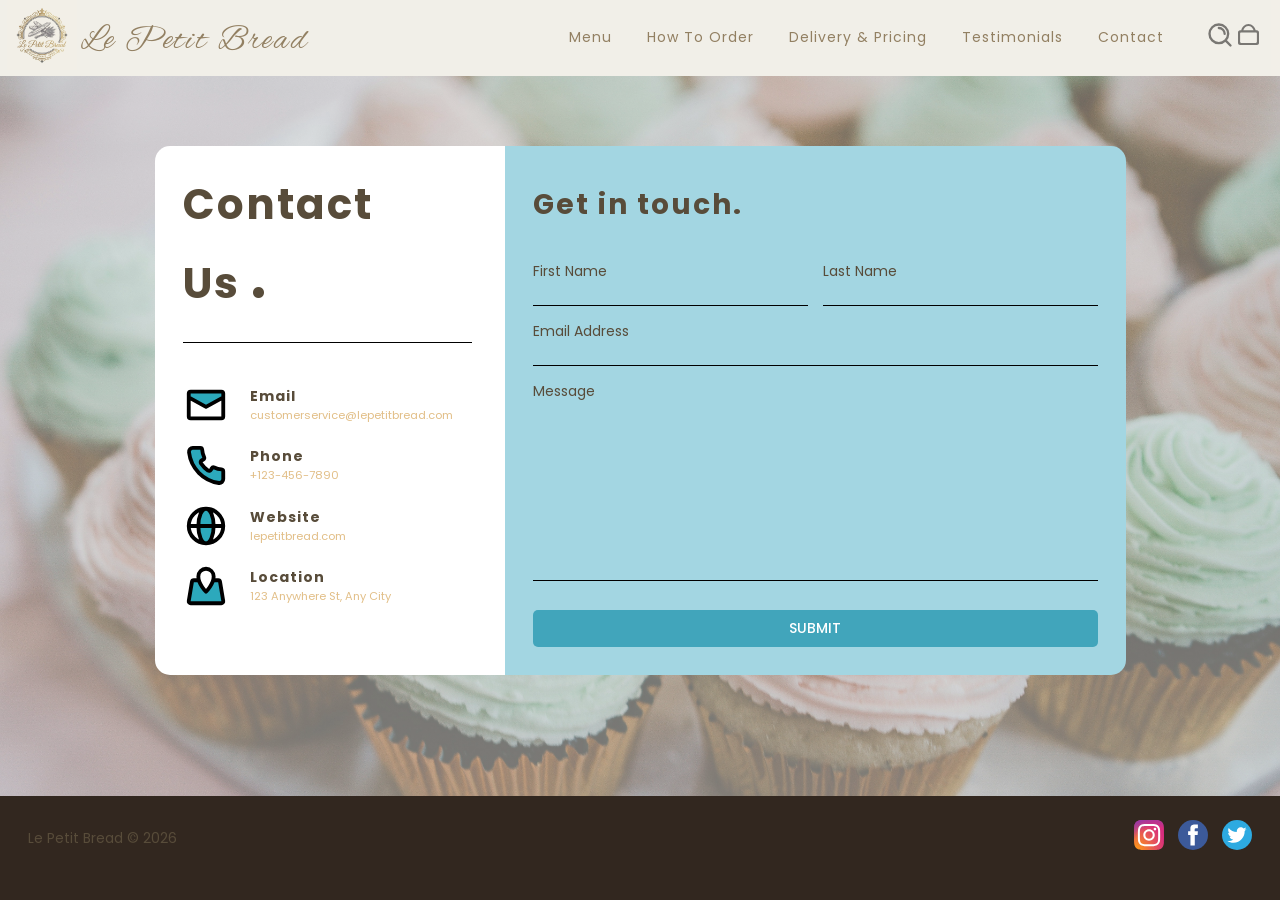
<file: contact-page/contact.html>
<!doctype html>
<html lang="en">
    <head>
        <meta charset="UTF-8" />
        <meta name="viewport" content="width=device-width, initial-scale=1.0" />
        <link rel="preconnect" href="https://fonts.googleapis.com" />
        <link rel="preconnect" href="https://fonts.gstatic.com" crossorigin />
        <link
            href="https://fonts.googleapis.com/css2?family=Alex+Brush&family=Bodoni+Moda:ital,opsz,wght@0,6..96,400..900;1,6..96,400..900&family=Poppins:ital,wght@0,100;0,200;0,300;0,400;0,500;0,600;0,700;0,800;0,900;1,100;1,200;1,300;1,400;1,500;1,600;1,700;1,800;1,900&display=swap"
            rel="stylesheet"
        />
        <link
            rel="stylesheet"
            href="https://fonts.googleapis.com/css2?family=Material+Symbols+Outlined:opsz,wght,FILL,GRAD@20..48,100..700,0..1,-50..200&icon_names=error,outbox"
        />

        <link rel="stylesheet" href="style-contact.css" />
        <script src="contact.js" defer></script>
        <title>
            Le Petit Bread - A taste of Boulangerie-Pâtisserie - Contact Us
        </title>
    </head>
    <body id="top">
        <!-- header - navbar -->
        <header class="nav-header">
            <nav class="navbar">
                <div class="nav-left">
                    <a href="../main-page/main.html"
                        ><img
                            id="logo"
                            src="../project-images/logo-cream.png"
                            alt="logo"
                    /></a>

                    <a class="brand" href="../main-page/main.html"
                        >Le Petit Bread</a
                    >
                </div>
                <!-- desktop navbar -->
                <div class="nav-right-container">
                    <div class="nav-right-1">
                        <ul class="nav-ul">
                            <li><a href="../menu-page/menu.html">Menu</a></li>
                            <li>
                                <a href="../how-to-order-page/how-to-order.html"
                                    >How To Order</a
                                >
                            </li>
                            <li>
                                <a
                                    href="../delivery-and-pricing-page/delivery-and-pricing.html"
                                    >Delivery & Pricing</a
                                >
                            </li>
                            <li>
                                <a href="../main-page/main.html#testimonial"
                                    >Testimonials</a
                                >
                            </li>
                            <li><a href="#top">Contact</a></li>
                        </ul>
                    </div>
                    <div class="nav-right-2">
                        <img
                            id="search-btn"
                            src="../project-images/search.svg"
                            alt="search button"
                        />
                        <a href="../cart-page/cart.html"
                            ><img
                                src="../project-images/shopping-bag.svg"
                                alt="shopping cart button"
                                id="shopping-bag"
                        /></a>
                        <img
                            src="../project-images/hamburger-menu.svg"
                            alt="hamburger menu button"
                            id="hamburger-btn"
                        />
                    </div>
                    <!-- search bar -->
                    <form class="search-form" action="">
                        <div class="search">
                            <img
                                class="search-icon-inside-bar"
                                src="../project-images/search.svg"
                                alt="search icon"
                            />
                            <input
                                type="search"
                                class="search-input"
                                id="search-input"
                                name="search-input"
                                placeholder="search"
                            />
                        </div>
                    </form>
                </div>
            </nav>
            <aside class="mobile-menu">
                <ul>
                    <li>
                        <img
                            id="close-btn"
                            class="menu-control"
                            src="../project-images/close-box.svg"
                            alt="mobile menu icon"
                        />
                    </li>
                    <li>
                        <a class="hamburger-links" href="../main-page/main.html"
                            >Home</a
                        >
                    </li>
                    <li>
                        <a class="hamburger-links" href="../menu-page/menu.html"
                            >Menu</a
                        >
                    </li>
                    <li>
                        <a
                            class="hamburger-links"
                            href="../how-to-order-page/how-to-order.html"
                            >How To Order</a
                        >
                    </li>
                    <li>
                        <a
                            class="hamburger-links"
                            href="../delivery-and-pricing-page/delivery-and-pricing.html"
                            >Delivery & Pricing</a
                        >
                    </li>
                    <li>
                        <a
                            class="hamburger-links"
                            href="../main-page/main.html#testimonial"
                            >Testimonials</a
                        >
                    </li>
                    <li>
                        <a
                            class="hamburger-links"
                            href="../contact-page/contact.html"
                            >Contact</a
                        >
                    </li>
                </ul>
            </aside>
        </header>

        <main>
            <section class="contact-us-section">
                <div class="contact-card-container">
                    <div class="contact-card-left-wrapper">
                        <div class="heading-wrapper">
                            <h2>Contact Us <span class="period">.</span></h2>
                        </div>

                        <div class="contact-individual-wrapper">
                            <img
                                src="../project-images/email.svg"
                                alt="email icon"
                                class="contact-icon"
                            />
                            <div class="contact-text-area">
                                <p class="contact-title">Email</p>
                                <p class="contact-details">
                                    <a
                                        href="mailto:customerservice@lepetitbread.com"
                                        >customerservice@lepetitbread.com</a
                                    >
                                </p>
                            </div>
                        </div>
                        <div class="contact-individual-wrapper">
                            <img
                                src="../project-images/phone-contact.svg"
                                alt="phone icon"
                                class="contact-icon"
                            />
                            <div class="contact-text-area">
                                <p class="contact-title">Phone</p>
                                <p class="contact-details">
                                    <a href="tel:+1234567890">+123-456-7890</a>
                                </p>
                            </div>
                        </div>
                        <div class="contact-individual-wrapper">
                            <img
                                src="../project-images/website.svg"
                                alt="website icon"
                                class="contact-icon"
                            />
                            <div class="contact-text-area">
                                <p class="contact-title">Website</p>
                                <p class="contact-details">
                                    <a href="#">lepetitbread.com</a>
                                </p>
                            </div>
                        </div>
                        <div class="contact-individual-wrapper">
                            <img
                                src="../project-images/maps-location.svg"
                                alt="location icon"
                                class="contact-icon"
                            />
                            <div class="contact-text-area">
                                <p class="contact-title">Location</p>
                                <p class="contact-details">
                                    <a
                                        href="https://maps.google.com/maps?q="
                                        target="_blank"
                                        >123 Anywhere St, Any City</a
                                    >
                                </p>
                            </div>
                        </div>
                    </div>
                    <div class="contact-card-right-wrapper">
                        <h3>Get in touch.</h3>
                        <ul class="error-ul"></ul>

                        <form class="contact-form" action="">
                            <div class="form-wrapper">
                                <div class="form-item first-name-wrapper">
                                    <label for="first-name">First Name</label>
                                    <input
                                        type="text"
                                        name="first-name"
                                        id="first-name"
                                        required
                                    />
                                </div>
                                <div class="form-item last-name-wrapper">
                                    <label for="last-name">Last Name</label>
                                    <input
                                        type="text"
                                        name="last-name"
                                        id="last-name"
                                        required
                                    />
                                </div>
                                <div class="form-item email-wrapper">
                                    <label for="email">Email Address</label>
                                    <input
                                        type="text"
                                        name="email"
                                        id="email"
                                        required
                                    />
                                </div>
                                <div class="form-item message-wrapper">
                                    <label for="message">Message</label>
                                    <textarea
                                        name="message"
                                        id="message"
                                        required
                                    ></textarea>
                                </div>
                                <button class="submit-btn" type="submit">
                                    SUBMIT
                                </button>
                            </div>
                        </form>
                    </div>
                </div>
            </section>
        </main>

        <footer>
            <div class="footer-left">
                <a href="../index.html">Le Petit Bread &copy; 2026</a>
            </div>
            <div class="footer-right">
                <a href="#"
                    ><img src="../project-images/instagram.svg" alt="instagram"
                /></a>
                <a href="#"
                    ><img src="../project-images/facebook.svg" alt="facebook"
                /></a>
                <a href="#"
                    ><img src="../project-images/twitter.svg" alt="twitter"
                /></a>
            </div>
        </footer>
    </body>
</html>
</file>
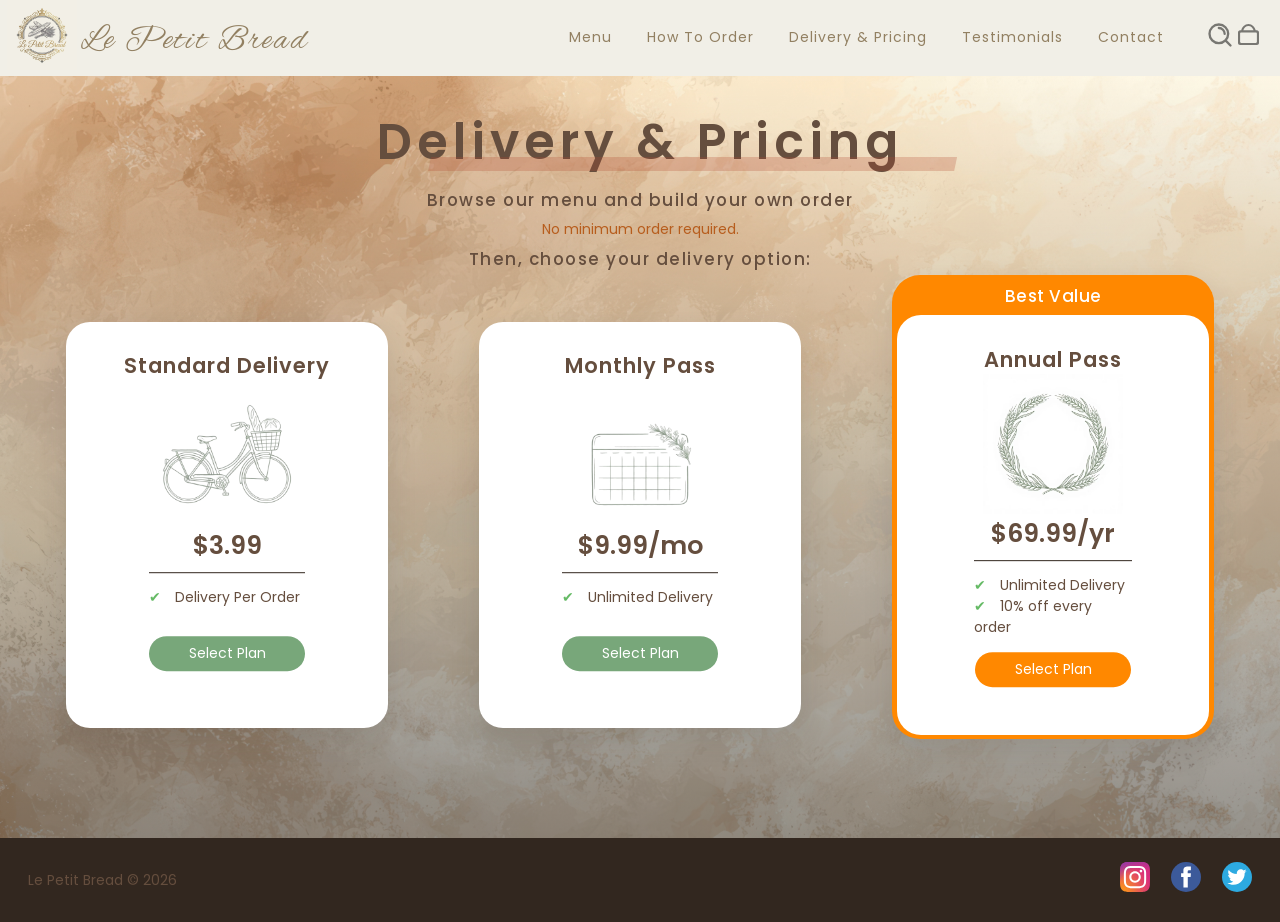
<file: delivery-and-pricing-page/delivery-and-pricing.html>
<!doctype html>
<html lang="en">
    <head>
        <meta charset="UTF-8" />
        <meta name="viewport" content="width=device-width, initial-scale=1.0" />
        <link rel="preconnect" href="https://fonts.googleapis.com" />
        <link rel="preconnect" href="https://fonts.gstatic.com" crossorigin />
        <link
            href="https://fonts.googleapis.com/css2?family=Alex+Brush&family=Bodoni+Moda:ital,opsz,wght@0,6..96,400..900;1,6..96,400..900&family=Poppins:ital,wght@0,100;0,200;0,300;0,400;0,500;0,600;0,700;0,800;0,900;1,100;1,200;1,300;1,400;1,500;1,600;1,700;1,800;1,900&display=swap"
            rel="stylesheet"
        />
        <link rel="stylesheet" href="style-delivery-and-pricing.css" />
        <script src="delivery.js" defer></script>
        <title>
            Le Petit Bread - A taste of Boulangerie-Pâtisserie - Delivery and
            Pricing
        </title>
    </head>
    <body id="top">
        <!-- ANCHOR Navbar -->
        <header class="nav-header">
            <nav class="navbar">
                <div class="nav-left">
                    <a href="../main-page/main.html"
                        ><img
                            id="logo"
                            src="../project-images/logo-cream.png"
                            alt="logo"
                    /></a>

                    <a class="brand" href="../main-page/main.html"
                        >Le Petit Bread</a
                    >
                </div>
                <!-- ANCHOR desktop navbar -->
                <div class="nav-right-container">
                    <div class="nav-right-1">
                        <ul class="nav-ul">
                            <li><a href="../menu-page/menu.html">Menu</a></li>
                            <li>
                                <a href="../how-to-order-page/how-to-order.html"
                                    >How To Order</a
                                >
                            </li>
                            <li>
                                <a href="#top">Delivery & Pricing</a>
                            </li>
                            <li>
                                <a href="../main-page/main.html#testimonial"
                                    >Testimonials</a
                                >
                            </li>
                            <li>
                                <a href="../contact-page/contact.html"
                                    >Contact</a
                                >
                            </li>
                        </ul>
                    </div>
                    <div class="nav-right-2">
                        <img
                            id="search-btn"
                            src="../project-images/search.svg"
                            alt="search button"
                        />
                        <a href="../cart-page/cart.html"
                            ><img
                                src="../project-images/shopping-bag.svg"
                                alt="shopping cart button"
                                id="shopping-bag"
                        /></a>
                        <img
                            src="../project-images/hamburger-menu.svg"
                            alt="hamburger menu button"
                            id="hamburger-btn"
                        />
                    </div>
                    <!-- search bar -->
                    <form class="search-form" action="">
                        <div class="search">
                            <img
                                class="search-icon-inside-bar"
                                src="../project-images/search.svg"
                                alt="search icon"
                            />
                            <input
                                type="search"
                                class="search-input"
                                id="search-input"
                                name="search-input"
                                placeholder="search"
                            />
                        </div>
                    </form>
                </div>
            </nav>
            <aside class="mobile-menu">
                <ul>
                    <li>
                        <img
                            id="close-btn"
                            class="menu-control"
                            src="../project-images/close-box.svg"
                            alt="mobile menu icon"
                        />
                    </li>
                    <li>
                        <a class="hamburger-links" href="../main-page/main.html"
                            >Home</a
                        >
                    </li>
                    <li>
                        <a class="hamburger-links" href="../menu-page/menu.html"
                            >Menu</a
                        >
                    </li>
                    <li>
                        <a
                            class="hamburger-links"
                            href="../how-to-order-page/how-to-order.html"
                            >How To Order</a
                        >
                    </li>
                    <li>
                        <a
                            class="hamburger-links"
                            href="../delivery-and-pricing-page/delivery-and-pricing.html"
                            >Delivery & Pricing</a
                        >
                    </li>
                    <li>
                        <a
                            class="hamburger-links"
                            href="../main-page/main.html#testimonial"
                            >Testimonials</a
                        >
                    </li>
                    <li>
                        <a
                            class="hamburger-links"
                            href="../contact-page/contact.html"
                            >Contact</a
                        >
                    </li>
                </ul>
            </aside>
        </header>

        <main>
            <!-- ANCHOR Pricing plan section -->
            <section class="pricing-plan-section">
                <header>
                    <h1>Delivery & Pricing</h1>
                    <h2>Browse our menu and build your own order</h2>
                    <p class="heading-des des-2">No minimum order required.</p>
                </header>

                <!-- ANCHOR Pricing plan cards -->
                <p class="choose-option-p">
                    Then, choose your delivery option:
                </p>
                <div class="pricing-plan-container">
                    <article class="pricing-plan-card">
                        <h3>Standard Delivery</h3>
                        <img
                            src="../project-images/standard-delivery-icon-no-bg.png"
                            alt="bicycle icon"
                        />
                        <div class="price-text standard-text">
                            <p class="price-tag">$3.99</p>
                            <p class="price-des">
                                <span>&#10004;</span>Delivery Per Order
                            </p>
                            <button><a href="#">Select Plan</a></button>
                        </div>
                    </article>
                    <article class="pricing-plan-card">
                        <h3>Monthly Pass</h3>
                        <img
                            src="../project-images/monthly-sub-icon.png"
                            alt="calendar icon"
                        />
                        <div class="price-text monthly-text">
                            <p class="price-tag">$9.99/mo</p>
                            <p class="price-des">
                                <span>&#10004;</span>Unlimited Delivery
                            </p>
                            <button><a href="#">Select Plan</a></button>
                        </div>
                    </article>

                    <!-- ANCHOR featured plan card -->
                    <article class="pricing-plan-card featured-plan">
                        <div class="featured-inner">
                            <div class="badge">
                                <p class="badge-text">Best Value</p>
                            </div>
                            <h3>Annual Pass</h3>
                            <img
                                src="../project-images/annual-pass-icon.png"
                                alt="annual pass icon"
                            />
                            <div class="price-text annual-text">
                                <p class="price-tag">$69.99/yr</p>
                                <p class="price-des">
                                    <span>&#10004;</span>Unlimited Delivery
                                </p>
                                <p class="price-des">
                                    <span>&#10004;</span>10% off every order
                                </p>
                                <button class="featured-btn">
                                    <a href="#">Select Plan</a>
                                </button>
                            </div>
                        </div>
                    </article>
                </div>
            </section>
        </main>

        <!-- ANCHOR footer -->
        <footer>
            <div class="footer-left">
                <a href="../index.html">Le Petit Bread &copy; 2026</a>
            </div>
            <div class="footer-right">
                <a href="#"
                    ><img src="../project-images/instagram.svg" alt="instagram"
                /></a>
                <a href="#"
                    ><img src="../project-images/facebook.svg" alt="facebook"
                /></a>
                <a href="#"
                    ><img src="../project-images/twitter.svg" alt="twitter"
                /></a>
            </div>
        </footer>
    </body>
</html>
</file>
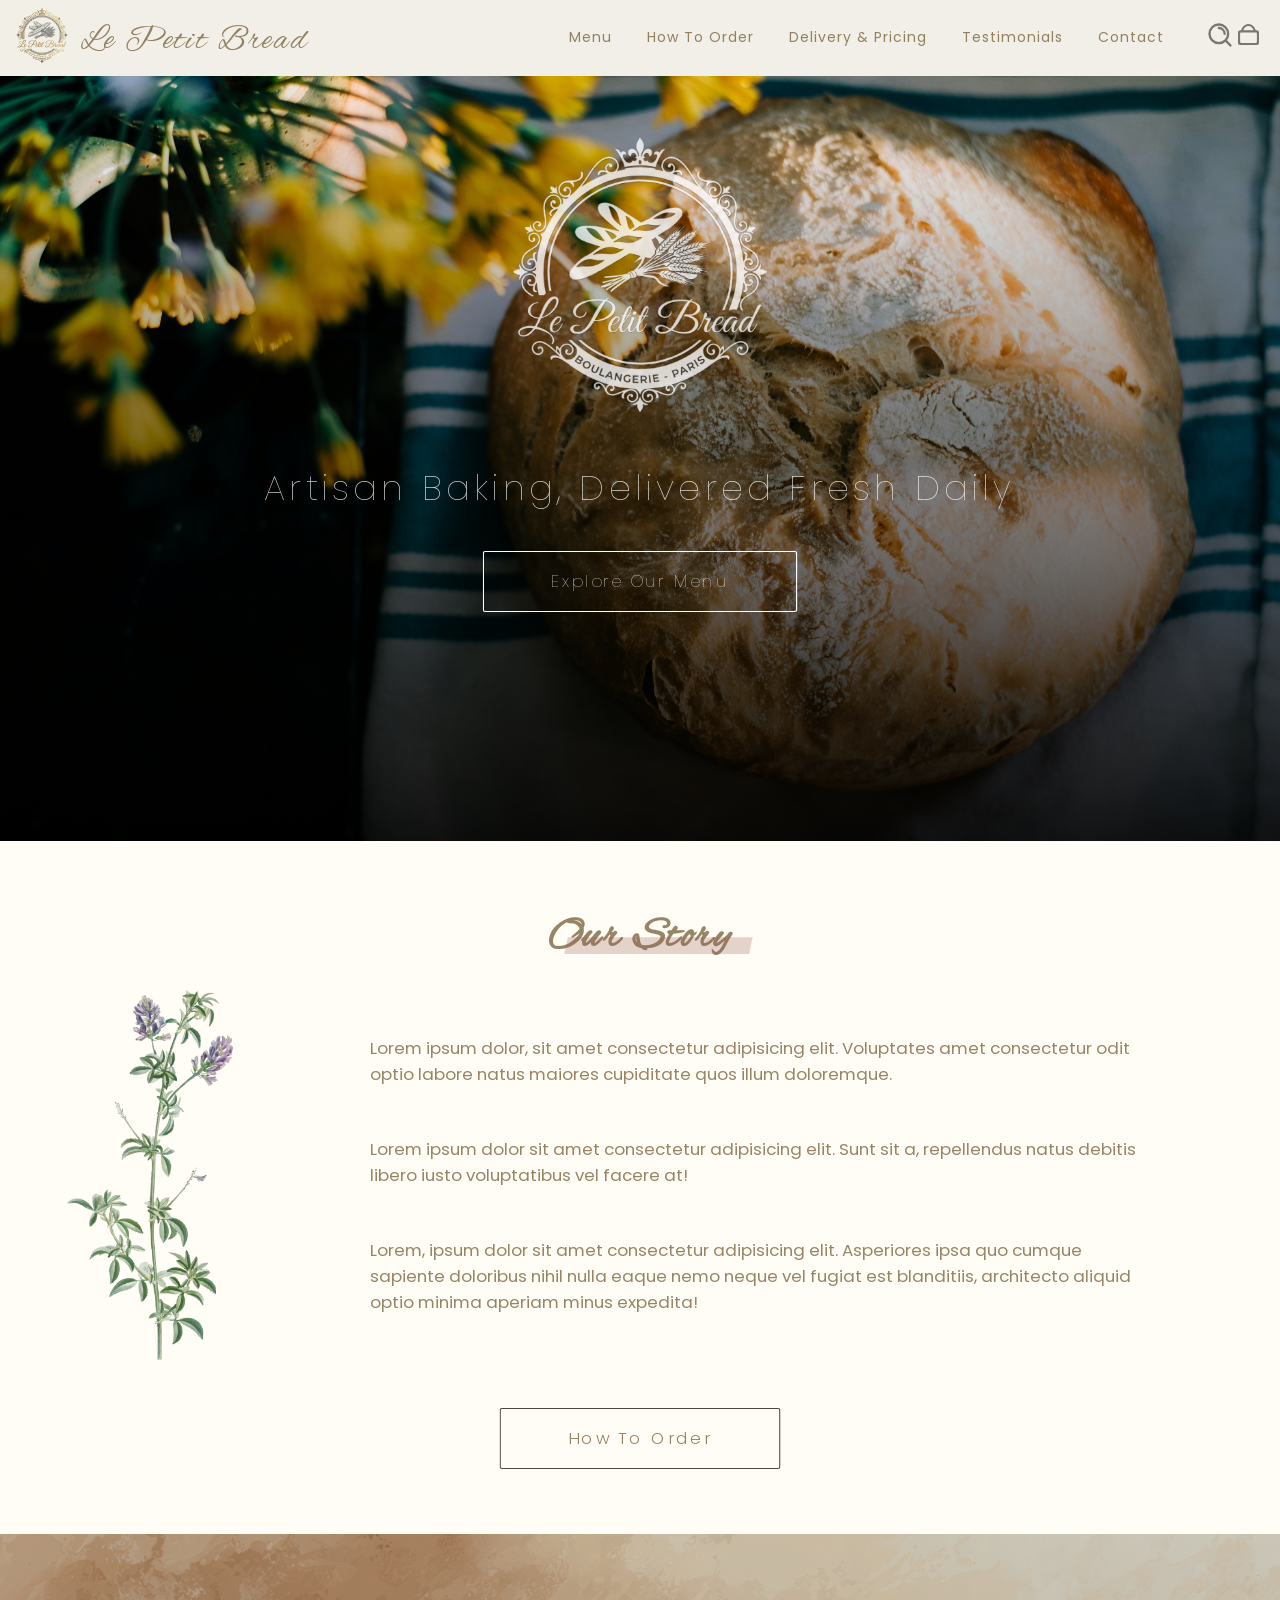
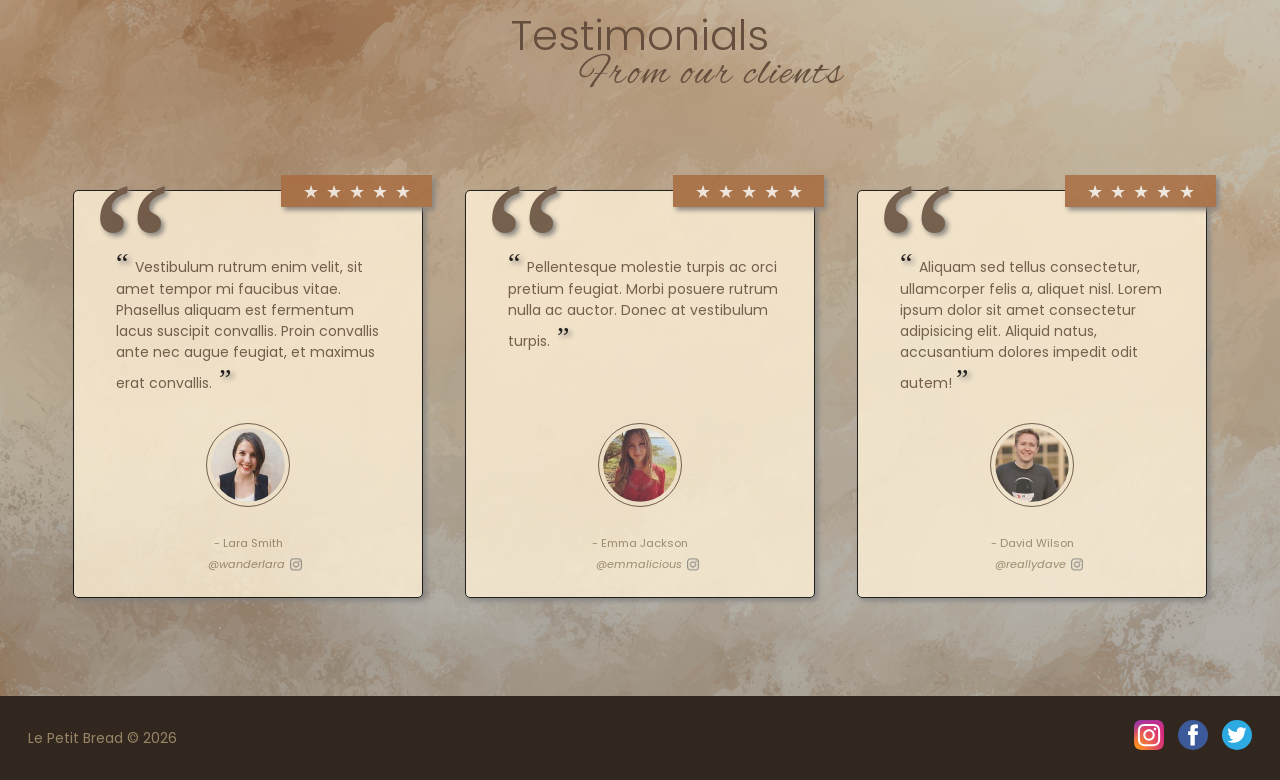
<file: main-page/main.html>
<!doctype html>
<html lang="en">
    <head>
        <meta charset="UTF-8" />
        <meta name="viewport" content="width=device-width, initial-scale=1.0" />
        
        <link rel="preconnect" href="https://fonts.googleapis.com">
        <link rel="preconnect" href="https://fonts.gstatic.com" crossorigin>
        <link href="https://fonts.googleapis.com/css2?family=Alex+Brush&family=Bodoni+Moda:ital,opsz,wght@0,6..96,400..900;1,6..96,400..900&family=Poppins:ital,wght@0,100;0,200;0,300;0,400;0,500;0,600;0,700;0,800;0,900;1,100;1,200;1,300;1,400;1,500;1,600;1,700;1,800;1,900&display=swap" rel="stylesheet">
        
        <link rel="stylesheet" href="style-main.css" />
        <script src="app.js" defer></script>
        <title>Le Petit Bread - A taste of Boulangerie-Pâtisserie</title>
    </head>
    <body id="top">
        <!-- header - navbar -->
        <header class="nav-header">
            <nav class="navbar">
                <div class="nav-left">
                    <a href="#top"><img
                        id="logo"
                        src="../project-images/logo-cream.png"
                        alt="logo"
                    /></a>
                    
                    <a class="brand" href="#top">Le Petit Bread</a>
                </div>

                <!-- desktop navbar -->
                <div class="nav-right-container">
                    <div class="nav-right-1">
                        <ul class="nav-ul">
                            <li><a href="../menu-page/menu.html">Menu</a></li>
                            <li><a href="../how-to-order-page/how-to-order.html">How To Order</a></li>
                            <li><a href="../delivery-and-pricing-page/delivery-and-pricing.html">Delivery & Pricing</a></li>
                            <li><a href="#testimonial">Testimonials</a></li>
                            <li><a href="../contact-page/contact.html">Contact</a></li>
                        </ul>
                    </div>
                    <div class="nav-right-2">
                        <img
                            id="search-btn"
                            src="../project-images/search.svg"
                            alt="search button"
                        />
                        <a href="../cart-page/cart.html"><img
                            src="../project-images/shopping-bag.svg"
                            alt="shopping cart button"
                            id="shopping-bag"
                        /></a>
                        <img
                            src="../project-images/hamburger-menu.svg"
                            alt="hamburger menu button"
                            id="hamburger-btn"
                        />
                    </div>
                    <!-- search bar -->
                     <form class="search-form" action="">
                        <div class="search">
                            <img class="search-icon-inside-bar" src="../project-images/search.svg" alt="search icon">
                            <input type="search" class="search-input" id="search-input" name="search-input" placeholder="search">
                        </div>
                     </form>

                </div>
            </nav>
            <aside class="mobile-menu">
                <ul>
                    <li><img id="close-btn" class="menu-control" src="../project-images/close-box.svg" alt="mobile menu icon"></li>
                    <li><a class="hamburger-links" href="../main-page/main.html">Home</a></li>
                    <li><a class="hamburger-links" href="../menu-page/menu.html">Menu</a></li>
                    <li><a class="hamburger-links" href="../how-to-order-page/how-to-order.html">How To Order</a></li>
                    <li><a class="hamburger-links" href="../delivery-and-pricing-page/delivery-and-pricing.html">Delivery & Pricing</a></li>
                    <li><a class="hamburger-links" href="../main-page/main.html#testimonial">Testimonials</a></li>
                    <li><a class="hamburger-links" href="../contact-page/contact.html">Contact</a></li>
                </ul>
            </aside>
        </header>

        <main>

            <!-- hero section -->
            <section class="hero-section">
                <img
                    src="../project-images/logo-white-nobackground.jpg"
                    alt=""
                    class="logo-white"
                />
                <h1 id="mobile-h1">
                    Artisan Baking,<br />
                    Delivered Fresh Daily
                </h1>
                <h1 id="desktop-h1">Artisan Baking, Delivered Fresh Daily</h1>
                <button id="explore-our-menu-btn">
                    <a href="../menu-page/menu.html">Explore Our Menu</a>
                </button>
            </section>
    
            <!-- our story section -->
            <section class="our-story-section">
                <h2 id="our-story-heading">Our Story</h2>
                <div class="our-story-container">
                    <div class="our-story-illustration">
                        <img
                            id="clover-img"
                            src="../project-images/our-story-illustration1.png"
                            alt="clover illustration"
                        />
                    </div>
                    <div class="our-story-content">
                        <p>
                            Lorem ipsum dolor, sit amet consectetur adipisicing
                            elit. Voluptates amet consectetur odit optio labore
                            natus maiores cupiditate quos illum doloremque.
                        </p>
                        <br />
                        <p>
                            Lorem ipsum dolor sit amet consectetur adipisicing elit.
                            Sunt sit a, repellendus natus debitis libero iusto
                            voluptatibus vel facere at!
                        </p>
                        <br />
                        <p>
                            Lorem, ipsum dolor sit amet consectetur adipisicing
                            elit. Asperiores ipsa quo cumque sapiente doloribus
                            nihil nulla eaque nemo neque vel fugiat est blanditiis,
                            architecto aliquid optio minima aperiam minus expedita!
                        </p>
                    </div>
                </div>
                <button id="how-to-order-btn"><a href="../how-to-order-page/how-to-order.html">How To Order</a></button>
            </section>
            <section id="testimonial" class="testimonial-section">
                <h3 class="testimonial-heading">Testimonials</h2>
                <p class="testimonial-heading-des">From our clients</p>
                <div class="testimonial-container">
                    <article class="testimonial-card animate-testimonial">
                        <p class="quotation-mark card-item">“</p>
                        <p class="stars card-item">★★★★★</p>
                        <p class="testimonial-text card-item"><span>“ </span>Vestibulum rutrum enim velit, sit amet tempor mi faucibus vitae. Phasellus aliquam est fermentum lacus suscipit convallis. Proin convallis ante nec augue feugiat, et maximus erat convallis.<span> ”</span>
                        </p>
                        <img src="../project-images/avatar-1.jpg" alt="avatar" class="avatar card-item">
                        <p class="testimonial-name card-item">- Lara Smith</p>
                        <div class="ig-container">
                            <p class="ig-handle card-item">@wanderlara</p>
                            <img class="ig-icon" src="../project-images/ig-icon-transparent.png" alt="instagram icon">
                        </div>
                    </article>
                    <article class="testimonial-card animate-testimonial">
                        <p class="quotation-mark card-item">“</p>
                        <p class="stars card-item">★★★★★</p>
                        <p class="testimonial-text card-item"> <span>“ </span>Pellentesque molestie turpis ac orci pretium feugiat. Morbi posuere rutrum nulla ac auctor. Donec at vestibulum turpis.<span> ”</span></p>
                        <img src="../project-images/avatar-2.jpg" alt="avatar" class="avatar card-item">
                        <p class="testimonial-name card-item">- Emma Jackson</p>
                        <div class="ig-container">

                            <p class="ig-handle card-item">@emmalicious</p>
                            <img class="ig-icon" src="../project-images/ig-icon-transparent.png" alt="instagram icon">
                        </div>
                    </article>
                    <article class="testimonial-card animate-testimonial">
                        <p class="quotation-mark card-item">“</p>
                        <p class="stars card-item">★★★★★</p>
                        <p class="testimonial-text card-item"> <span>“ </span>Aliquam sed tellus consectetur, ullamcorper felis a, aliquet nisl. Lorem ipsum dolor sit amet consectetur adipisicing elit. Aliquid natus, accusantium dolores impedit odit autem! <span> ”</span></p>
                        <img src="../project-images/avatar-3.jpg" alt="avatar" class="avatar card-item">
                        <p class="testimonial-name card-item">- David Wilson</p>
                        <div class="ig-container">

                            <p class="ig-handle card-item">@reallydave</p>
                            <img class="ig-icon" src="../project-images/ig-icon-transparent.png" alt="instagram icon">
                        </div>
                    </article>
                </div>
            </section>
            
            <footer>
                <div class="footer-left">
                    <a href="../index.html">Le Petit Bread &copy; 2026</a>
                </div>
                <div class="footer-right">
                    <a href="#"><img src="../project-images/instagram.svg" alt="instagram"></a>
                    <a href="#"><img src="../project-images/facebook.svg" alt="facebook"></a>
                    <a href="#"><img src="../project-images/twitter.svg" alt="twitter"></a>
                </div>
            </footer>
        </main>
    </body>
</html>
</file>
<file: contact-page/style-contact.css>
/* ANCHOR Global values */
* {
    margin: 0;
    box-sizing: border-box;
    font-size: 14px;
    color: #584c3a;
    font-family: 'Poppins', Verdana;
    text-decoration: none;
    list-style: none;
}

body {
    background-color: #32271f;
}

html {
    scroll-behavior: smooth;
}

/* custom scrollbar */
html::-webkit-scrollbar {
    width: 12px;
}
html::-webkit-scrollbar-track {
    border-radius: 8px;
    background-color: #bbaf9b;
    border: 1px solid #cacaca;
}

html::-webkit-scrollbar-thumb {
    border-radius: 8px;
    background-color: #654e3e;
}

main {
    background-image:
        linear-gradient(rgba(255, 255, 255, 0.3), rgba(255, 255, 2550, 0.4)),
        url('../project-images/contact-page-background.jpg');

    background-size: cover;
    background-position: center;
    padding-bottom: 3rem;
}

/* ANCHOR Nav bar styling */
/* NOTE Mobile first */
.nav-header {
    position: -webkit-sticky;
    position: sticky;
    top: 0;
    z-index: 1;
    opacity: 95%;
}
.navbar {
    background-color: #fcfaf3;
    display: flex;
    justify-content: space-between;
    align-items: center;
    padding: 0 1.5rem 0 0.5rem;
    white-space: nowrap;
}

.nav-left {
    display: flex;
    align-items: center;
}

.brand {
    color: #988566;
    font-family:
        'Alex Brush',
        Brush Script MT;
    font-size: 2rem;
    padding-top: 5px;
    letter-spacing: 2px;
}

.nav-ul {
    display: none;
}

/* nav links hover effect */
.nav-right-1 a {
    color: #8a9a5b;
    position: relative;
}

.nav-right-1 a:after {
    content: '';
    position: absolute;
    left: 0;
    bottom: -4px;
    width: 0;
    height: 2px;
    background: #c8b7aa;
    transition: width 0.3s ease;
}

.nav-right-1 a:hover::after {
    width: 100%;
}

/* ---------------------------- */
#logo {
    height: 5rem;
}

#search-btn {
    height: 2rem;
    opacity: 0.5;
}

#shopping-bag {
    height: 1.8rem;
    padding-bottom: 4px;
    opacity: 0.5;
}

#hamburger-btn {
    height: 1.9rem;
    opacity: 0.6;
}

/* NOTE Search bar */
.search-form {
    display: none;
    position: relative;
}

.search-icon-inside-bar {
    height: 2rem;
    opacity: 0.5;
}

.search {
    display: flex;
    align-items: center;
    padding: 5px;
    border-radius: 10px;
    background-color: #eeeeee;

    transition: box-shadow 0.25s;
}

.search-input {
    width: 100%;
    color: #333333;
    outline: none;
    border: none;
    background: transparent;
}

.search:focus-within {
    box-shadow: 0 0 2px rgba(0, 0, 0, 0.75);
}

.open-search-bar {
    display: flex;
}

.hide-nav-right-2,
.hide-desktop-nav {
    display: none;
}

.search-error {
    color: red;
    font-size: 0.75rem;
    margin-top: 0.25rem;

    position: absolute;
    top: 100%;
    left: 0;
    white-space: nowrap;
}

/* NOTE navbar - desktop media query */
@media screen and (min-width: 1200px) {
    .brand {
        transform: scale(1.2) translateX(10%);
    }
    .nav-right-container {
        display: flex;
        gap: 3rem;
    }
    .nav-ul {
        display: flex;
        padding-top: 6px;
        letter-spacing: 1px;
        gap: 2.5rem;

        a {
            color: #988566;
            font-size: 1.2 rem;
        }
    }

    #hamburger-btn {
        display: none;
    }

    .search {
        min-width: 400px;
    }
}

/* ANCHOR Hamburger menu styling */

#close-btn {
    width: 4rem;
    position: relative;
    transform: translateY(-15px);
}

.mobile-menu {
    background-color: rgb(120, 72, 30);
    position: fixed;
    right: 0;
    left: 0;
    top: 0;
    padding: 2rem 2rem;
    letter-spacing: 2px;
    text-align: end;

    transition: transform 0.3s ease;
    transform: translateX(100%);
    z-index: 3;
}

.mobile-menu a {
    color: white;
    font-size: 2rem;
}

.mobile-menu a:hover {
    color: rgb(220, 201, 190);
}

.open-menu {
    transform: translateX(0%);
}

/* ANCHOR Contact section styling */
/* NOTE contact-card-left-wrapper styling */
.contact-us-section {
    display: flex;
    justify-content: center;
}
.contact-card-container {
    padding: 5rem;
    min-width: 32rem;
}

h2 {
    font-size: 2rem;
    letter-spacing: 2px;
    margin: 2rem 0 0.5rem 0;
    white-space: nowrap;
}

.period {
    font-size: 2rem;
}

.heading-wrapper {
    border-bottom: 1px solid black;
    width: 90%;
}

.contact-card-left-wrapper {
    display: flex;
    flex-direction: column;
    justify-content: center;
    padding-left: 2rem;
    background-color: white;
    border-top-left-radius: 15px;
    border-top-right-radius: 15px;
    gap: 1rem;
    padding-bottom: 3rem;
}

.contact-individual-wrapper {
    display: flex;
    justify-content: flex-start;
    align-items: center;
    gap: 1.5rem;
}

.contact-icon {
    height: 3.3rem;
}

.contact-title {
    font-weight: 700;
    letter-spacing: 1px;
}

.contact-details,
.contact-details a {
    font-size: 0.8rem;
    color: #e2bf88;
}

/* NOTE contact-card-right-wrapper styling */
.contact-card-right-wrapper {
    background-color: #a3d6e2;
    padding: 2rem;
    border-bottom-left-radius: 15px;
    border-bottom-right-radius: 15px;
}

h3 {
    font-size: 2rem;
    letter-spacing: 2px;
    width: 75%;
    white-space: nowrap;
    margin-bottom: 1rem;
}

.form-wrapper {
    display: grid;
    grid-template-columns: 1fr 1fr;
    gap: 15px;
}

.form-item {
    display: flex;
    flex-direction: column;
}

.form-item > * {
    font-size: 11px;
}

.form-wrapper > *:nth-child(n + 3) {
    grid-column: 1 / -1;
}

input,
textarea {
    background-color: #a3d6e2;
    border: none;
    border-bottom: 1px solid black;
    resize: none;
}

textarea {
    height: 180px;
}

.message-wrapper {
    height: 200px;
    margin-bottom: 1rem;
}

button {
    background-color: #41a5bb;
    color: white;
    font-weight: 500;
    border: none;
    border-radius: 5px;
    padding: 8px;
}

input,
textarea {
    color: #848484;
}

input:focus-within,
textarea:focus-within {
    outline: none;
}

.error-ul {
    display: flex;
    flex-direction: column;
    padding: 0;
    margin-bottom: 1.5rem;
}

.error-ul li {
    display: flex;
    align-items: center;
    gap: 0.3rem;
}

.red-text {
    font-size: 10px;
    color: red;
    line-height: 20px;
}

.red-text .material-symbols-outlined {
    font-size: 10px;
    color: red;
}

.red-text span {
    font-size: 11px;
}

.success-message .material-symbols-outlined {
    color: green;
    font-size: 20px;
}

.success-message {
    color: green;
    font-size: 10px;
}

/* ANCHOR Desktop media query */
@media screen and (min-width: 1200px) {
    main {
        min-height: 80vh;
    }
    .contact-card-container {
        display: flex;
    }

    .contact-card-left-wrapper {
        border-top-right-radius: 0;
        border-bottom-left-radius: 15px;
        min-width: 25rem;
    }

    .contact-card-right-wrapper {
        border-top-right-radius: 15px;
        border-bottom-left-radius: 0;
        min-width: 35rem;
    }

    h2 {
        white-space: inherit;
        font-size: 3rem;
        width: 10rem;
    }

    .period {
        font-size: 4rem;
    }

    h3 {
        font-size: 2rem;
        padding-top: 10px;
    }

    .form-item > * {
        font-size: 1rem;
    }

    .heading-wrapper {
        position: relative;
        top: -25px;
        padding-bottom: 1rem;
    }
}

/* ANCHOR Footer styling */
footer {
    background-color: #32271f;
    margin-top: auto;
    display: flex;
    justify-content: space-between;
    align-items: center;
    padding: 0 2rem;
    min-height: 6rem;
    position: relative;
}

footer p {
    font-size: 1rem;
    color: #bbaf9b;
}

footer img {
    height: 30px;
}

footer a:hover {
    transform: translateY(10%);
}

.footer-left a {
    display: inline-block;
}
.footer-left a:hover {
    transform: translateY(10%);
}

.footer-right {
    display: flex;
    gap: 1rem;
}
</file>
<file: delivery-and-pricing-page/style-delivery-and-pricing.css>
/* ANCHOR Global values */
* {
    margin: 0;
    box-sizing: border-box;
    font-size: 14px;
    font-family: 'Poppins', Verdana;
    color: #654e3e;
    text-decoration: none;
    list-style: none;
}

body {
    background-color: #32271f;
}

html {
    scroll-behavior: smooth;
}

/* custom scrollbar */
html::-webkit-scrollbar {
    width: 12px;
}
html::-webkit-scrollbar-track {
    border-radius: 8px;
    background-color: #bbaf9b;
    border: 1px solid #cacaca;
}

html::-webkit-scrollbar-thumb {
    border-radius: 8px;
    background-color: #654e3e;
}

main {
    background-image:
        linear-gradient(rgba(0, 0, 0, 0), rgba(0, 0, 0, 0.4)),
        url('../project-images/beige-abstract-background.jpg');

    background-size: cover;
    background-position: center;
    padding-bottom: 3rem;
}

/* global heading setting */
h1 {
    font-size: 2.5rem;
    font-family: 'Poppins', Verdana;
    font-weight: 600;
    letter-spacing: 5px;
    padding: 30px 0 8px;
    position: relative;
    display: inline-block;
    color: #654e3e;
}

/* Heading animated highlights */
h1::before {
    content: '';
    position: absolute;
    bottom: 16px;
    width: 100%;
    height: 14px;
    transform: skew(-12deg) translateX(10%);
    background: rgba(177, 69, 47, 0.5);
    opacity: 0.5;

    animation: highlightGrow 1s ease-in forwards;
}

@keyframes highlightGrow {
    from {
        width: 0;
    }
    to {
        width: 100%;
    }
}

/* ANCHOR Nav bar styling */
/* NOTE Mobile first */
.nav-header {
    position: -webkit-sticky;
    position: sticky;
    top: 0;
    z-index: 1;
    opacity: 95%;
}
.navbar {
    background-color: #fcfaf3;
    display: flex;
    justify-content: space-between;
    align-items: center;
    padding: 0 1.5rem 0 0.5rem;
    white-space: nowrap;
}

.nav-left {
    display: flex;
    align-items: center;
}

.brand {
    color: #988566;
    font-family:
        'Alex Brush',
        Brush Script MT;
    font-size: 2rem;
    padding-top: 5px;
    letter-spacing: 2px;
}

.nav-ul {
    display: none;
}

/* nav links hover effect */
.nav-right-1 a {
    color: #8a9a5b;
    position: relative;
}

.nav-right-1 a:after {
    content: '';
    position: absolute;
    left: 0;
    bottom: -4px;
    width: 0;
    height: 2px;
    background: #c8b7aa;
    transition: width 0.3s ease;
}

.nav-right-1 a:hover::after {
    width: 100%;
}

/* ---------------------------- */
#logo {
    height: 5rem;
}

#search-btn {
    height: 2rem;
    opacity: 0.5;
}

#shopping-bag {
    height: 1.8rem;
    padding-bottom: 4px;
    opacity: 0.5;
}

#hamburger-btn {
    height: 1.9rem;
    opacity: 0.6;
}

/* NOTE Search bar */
.search-form {
    display: none;
    position: relative;
}

.search-icon-inside-bar {
    height: 2rem;
    opacity: 0.5;
}

.search {
    display: flex;
    align-items: center;
    padding: 5px;
    border-radius: 10px;
    background-color: #eeeeee;

    transition: box-shadow 0.25s;
}

.search-input {
    width: 100%;
    color: #333333;
    outline: none;
    border: none;
    background: transparent;
}

.search:focus-within {
    box-shadow: 0 0 2px rgba(0, 0, 0, 0.75);
}

.open-search-bar {
    display: flex;
}

.hide-nav-right-2,
.hide-desktop-nav {
    display: none;
}

.search-error {
    color: red;
    font-size: 0.75rem;
    margin-top: 0.25rem;

    position: absolute;
    top: 100%;
    left: 0;
    white-space: nowrap;
}

/* NOTE navbar - desktop media query */
@media screen and (min-width: 1200px) {
    .brand {
        transform: scale(1.2) translateX(10%);
    }
    .nav-right-container {
        display: flex;
        gap: 3rem;
    }
    .nav-ul {
        display: flex;
        padding-top: 6px;
        letter-spacing: 1px;
        gap: 2.5rem;

        a {
            color: #988566;
            font-size: 1.2 rem;
        }
    }

    #hamburger-btn {
        display: none;
    }

    .search {
        min-width: 400px;
    }
}

/* ANCHOR Hamburger menu styling */

#close-btn {
    width: 4rem;
    position: relative;
    transform: translateY(-15px);
}

.mobile-menu {
    background-color: rgb(120, 72, 30);
    position: fixed;
    right: 0;
    left: 0;
    top: 0;
    padding: 2rem 2rem;
    letter-spacing: 2px;
    text-align: end;

    transition: transform 0.3s ease;
    transform: translateX(100%);
    z-index: 3;
}

.mobile-menu a {
    color: white;
    font-size: 2rem;
}

.mobile-menu a:hover {
    color: rgb(220, 201, 190);
}

.open-menu {
    transform: translateX(0%);
}

/* ANCHOR header styling */
header {
    position: relative;
}

h1 {
    position: relative;
    left: 50%;
    transform: translateX(-50%);
}

h2 {
    display: flex;
    justify-content: center;
}

h2,
.choose-option-p {
    font-weight: 500;
    letter-spacing: 1.5px;
    color: #654e3e;
}

.choose-option-p {
    text-align: center;
    font-size: 1rem;
    margin-bottom: 1.5rem;
}

.heading-des {
    padding: 1rem 3rem 0.5rem 3rem;
    font-size: 0.9rem;
    text-align: center;
    line-height: 5px;
    color: #b1896d;
}

.des-2 {
    color: #b75d1d;
    padding-bottom: 1rem;

    animation: colorPulse 2s ease-in-out infinite;
}

@keyframes colorPulse {
    from {
        color: #974d18;
    }
    to {
        color: #d67f3c;
    }
}

/* ANCHOR Pricing plan section styling */
.pricing-plan-section {
    position: relative;
}

.pricing-plan-container {
    display: flex;
    flex-direction: column;
    justify-content: center;
    align-items: center;
    gap: 6.5rem;
}

.pricing-plan-card {
    display: flex;
    flex-direction: column;
    align-items: center;
    justify-content: center;
    background-color: white;
    width: 18rem;
    border-radius: 24px;
    padding: 2rem 1.5rem;

    box-shadow: 0 12px 30px rgba(50, 39, 31, 0.12);

    transition:
        transform 0.35s ease,
        box-shadow 0.35s ease;
}

.pricing-plan-card:hover {
    transform: translateY(-6px);
    box-shadow: 0 18px 38px rgba(50, 39, 31, 0.16);
}

h3 {
    font-size: 1.2rem;
    font-weight: 600;
    letter-spacing: 1px;
}

.pricing-plan-card img {
    width: 10rem;
    margin-bottom: 0.5rem;
}

.featured-plan img {
    width: 8rem;
}

.price-text {
    display: flex;
    flex-direction: column;
    justify-content: center;
    align-items: center;
}

.standard-text,
.monthly-text {
    transform: translateY(-20%);
}

.price-tag {
    font-size: 1.5rem;
    font-weight: 600;
    text-align: center;
    padding-bottom: 0.5rem;
    margin-bottom: 1rem;
    border-bottom: 1px solid #32271f;
    width: 100%;
}

.price-des {
    font-size: 0.8rem;
    padding: 0;
    align-self: flex-start;
}

span {
    padding-right: 1rem;
    color: rgb(101, 186, 101);
}

button {
    border: none;
    border-radius: 999px;
    background-color: #78a77a;
    padding: 0.5rem 2.8rem;
    margin-top: 2rem;
}

button a {
    color: white;
}

/* Featured card styling */
.featured-plan {
    background: #ff8800;
    padding: 40px 5px 4px 5px;
    border-radius: 28px;
    position: relative;
    top: 3px;
    margin-bottom: 3rem;
}

.featured-plan h3 {
    transform: translateY(-20px);
}

.featured-inner {
    background-color: white;
    border-radius: 24px;
    padding: 3.5rem 3.5rem 1.5rem 3rem;
    position: relative;

    display: flex;
    flex-direction: column;
    justify-content: center;
    align-items: center;
}

.badge {
    position: absolute;
    top: -13px;
    transform: translateX(-50%);

    color: white;
    font-size: 0.75rem;
}

.badge-text {
    color: white;
    font-weight: 500;
    font-size: 1.2rem;
    letter-spacing: 0.5px;
    transform: translateY(-60%);
}

.featured-btn {
    background-color: #ff8800;
    margin-bottom: 0.5rem;
    white-space: nowrap;
    margin-top: 1rem;
}
.featured-inner > * {
    transform: translateY(-15%);
}

/* ANCHOR Desktop media query */
@media screen and (min-width: 1200px) {
    .pricing-plan-section {
        min-height: 80vh;
    }
    .pricing-plan-container {
        flex-direction: row;
    }

    h1 {
        font-size: 3.5rem;
    }

    h2,
    .choose-option-p {
        font-size: 1.2rem;
    }

    .choose-option-p {
        margin-bottom: 0;
    }

    .des-2 {
        font-size: 1rem;
    }

    .pricing-plan-card {
        width: 23rem;
    }

    .featured-inner {
        padding: 3.5rem 5.5rem 1rem 5.5rem;
    }

    h3 {
        font-size: 1.5rem;
    }

    .pricing-plan-card img {
        width: 12rem;
    }

    .featured-plan img {
        width: 10rem;
    }

    .price-tag {
        font-size: 1.8rem;
    }

    .price-des {
        font-size: 1rem;
    }
}

/* ANCHOR Footer styling */
footer {
    background-color: #32271f;
    margin-top: auto;
    display: flex;
    justify-content: space-between;
    align-items: center;
    padding: 0 2rem;
    min-height: 6rem;
}

footer p {
    font-size: 1rem;
    color: #bbaf9b;
}

footer img {
    height: 30px;
}

footer a:hover {
    transform: translateY(10%);
}

.footer-left a {
    display: inline-block;
}
.footer-left a:hover {
    transform: translateY(10%);
}

.footer-right {
    display: flex;
    gap: 1.5rem;
}
</file>
<file: main-page/style-main.css>
/* ANCHOR Global values */
* {
    margin: 0;
    box-sizing: border-box;
    font-size: 14px;
    font-family: 'Poppins', Verdana;
    color: #988566;
    text-decoration: none;
    list-style: none;
}

body {
    background-color: #32271f;
}

html {
    scroll-behavior: smooth;
}

/* custom scrollbar */
html::-webkit-scrollbar {
    width: 12px;
}
html::-webkit-scrollbar-track {
    border-radius: 8px;
    background-color: #bbaf9b;
    border: 1px solid #cacaca;
}

html::-webkit-scrollbar-thumb {
    border-radius: 8px;
    background-color: #654e3e;
}

/* global button setting */
button {
    border: 1px solid white;
    border-radius: 2px;
    padding: 1rem 4rem;
    letter-spacing: 2px;
    font-weight: 100;
    min-width: 15rem;

    transition: all 0.35s ease;
}

/* global heading setting */
h2 {
    font-size: 2.5rem;
    font-family:
        'Alex Brush',
        Brush Script MT;
    letter-spacing: 2px;
    padding: 30px 0 8px;
    position: relative;
    display: inline-block;
}

/* Heading animated highlights */
h2::before {    /* insert pseudo-element as the first child that goes behind the element */
    content: '';
    position: absolute;
    bottom: 16px;   /* positioned under text */
    width: 100%;    /* highlighter spans full width of heading */
    height: 14px;   /* height of highlighter */
    transform: skew(-12deg) translateX(10%);    /* tilt highlighter */
    background: rgba(146, 90, 79, 0.5);
    opacity: 0.5;

    animation: highlightGrow 1s ease-in forwards;
}

@keyframes highlightGrow {
    from {
        width: 0;
    }
    to {
        width: 100%;
    }
}

/* ANCHOR Nav bar styling */
/* NOTE Mobile first */
.nav-header {
    position: -webkit-sticky;
    position: sticky;
    top: 0;
    z-index: 1;
    opacity: 95%;
}
.navbar {
    background-color: #fcfaf3;
    display: flex;
    justify-content: space-between;
    align-items: center;
    padding: 0 1.5rem 0 0.5rem;
    white-space: nowrap;
}

.nav-left {
    display: flex;
    align-items: center;
}

.brand {
    color: #988566;
    font-family:
        'Alex Brush',
        Brush Script MT;
    font-size: 2rem;
    padding-top: 5px;
    letter-spacing: 2px;
}

.nav-ul {
    display: none;
}

/* NOTE nav links hover effect */
.nav-right-1 a {
    position: relative;
}

.nav-right-1 a:after { /* create pseudo-element as the last child */
    content: '';
    position: absolute;
    left: 0;
    bottom: -4px;  /* places effect below text */
    width: 0;   /* starts the line at no width -> invisible line */
    height: 2px;    /* height of underline effect */
    background: #c8b7aa;
    transition: width 0.3s ease; /* animates width change */
}

.nav-right-1 a:hover::after {   /* hover detected, but style change applied to pseudo-element */
    width: 100%;    /* on hover, trigger transition of the underline to grow 100% */
}

/* ---------------------------- */
#logo {
    height: 5rem;
}

#search-btn {
    height: 2rem;
    opacity: 0.5;
}

#shopping-bag {
    height: 1.8rem;
    padding-bottom: 4px;
    opacity: 0.5;
}

#hamburger-btn {
    height: 1.9rem;
    opacity: 0.6;
}

/* NOTE Search bar */
.search-form {
    display: none;
    position: relative;
}

.search-icon-inside-bar {
    height: 2rem;
    opacity: 0.5;
}

.search {
    display: flex;
    align-items: center;
    padding: 5px;
    border-radius: 10px;
    background-color: #eeeeee;

    transition: box-shadow 0.25s;
}

.search-input {
    width: 100%;
    color: #333333;
    outline: none;
    border: none;
    background: transparent;
}

.search:focus-within {
    box-shadow: 0 0 2px rgba(0, 0, 0, 0.75);
}

.open-search-bar {
    display: flex;
}

.hide-nav-right-2,
.hide-desktop-nav {
    display: none;
}

.search-error {
    color: red;
    font-size: 0.75rem;
    margin-top: 0.25rem;

    position: absolute;
    top: 100%;
    left: 0;
    white-space: nowrap;
}
/* NOTE navbar - desktop media query */
@media screen and (min-width: 1200px) {
    .brand {
        transform: scale(1.2) translateX(10%);
    }

    .nav-right-container {
        display: flex;
        gap: 3rem;
    }
    .nav-ul {
        display: flex;
        padding-top: 6px;
        letter-spacing: 1px;
        gap: 2.5rem;
    }

    .nav-ul a {
        color: #988566;
    }

    #hamburger-btn {
        display: none;
    }

    .search {
        min-width: 400px;
    }
}

/* ANCHOR Hamburger menu styling */

#close-btn {
    width: 4rem;
    position: relative;
    transform: translateY(-15px);
}

.mobile-menu {
    background-color: rgb(120, 72, 30);
    position: fixed;
    right: 0;
    left: 0;
    top: 0;
    padding: 2rem 2rem;
    letter-spacing: 2px;
    text-align: end;

    transition: transform 0.3s ease;
    transform: translateX(100%);
    z-index: 3;
}

.mobile-menu a {
    color: white;
    font-size: 2rem;
}

.mobile-menu a:hover {
    color: rgb(220, 201, 190);
}

.open-menu {
    transform: translateX(0%);
}

/* ANCHOR Hero styling */
.hero-section {
    background-image:
        linear-gradient(rgba(0, 0, 0, 0), rgba(0, 0, 0, 0.9)),
        url('../project-images/hero-background.jpg');

    background-size: cover;
    background-position: center;
    min-height: 55vh;

    display: flex;
    flex-direction: column;
    justify-content: flex-start;
    align-items: center;
    gap: 2rem;
    padding-bottom: 5rem;

    position: relative;
}

.logo-white {
    width: 20rem;
    margin-top: 5rem;
}

#mobile-h1 {
    font-size: 1.5rem;
    font-weight: 100;
    text-align: center;
    letter-spacing: 0.3rem;
    color: white;
    position: relative;
    top: -1rem;
}

#desktop-h1 {
    display: none;
    color: white;
    font-size: 2.5rem;
    font-weight: 100;
    text-align: center;
    letter-spacing: 0.3rem;
    position: relative;
    top: -1rem;
}

#explore-our-menu-btn {
    background: none;
}

#explore-our-menu-btn a {
    color: white;
}

#explore-our-menu-btn:hover {
    border-color: #c8b7aa;
    transform: translateY(-2px);
}

#explore-our-menu-btn:hover a {
    color: #c8b7aa;
}

/* ANCHOR hero - keyframe settings */
@keyframes fadeIn {
    from {
        opacity: 0;
        transform: translateY(-50px);
    }
    to {
        opacity: 0.8;
        transform: translateY(0);
    }
}

.logo-white,
#mobile-h1,
#desktop-h1 {
    animation: fadeIn 2s ease-in forwards;
}

#mobile-h1,
#desktop-h1 {
    animation-delay: 0.5s;
}

/* NOTE Hero - desktop media query */
@media screen and (min-width: 1200px) {
    .hero-section {
        min-height: 85vh;
    }
    .logo-white {
        margin-top: 1.5rem;
        width: 25rem;
    }
    #mobile-h1 {
        display: none;
    }
    #desktop-h1 {
        display: block;
    }
    #explore-our-menu-btn {
        transform: scale(1.2);
    }

    #explore-our-menu-btn:hover {
        transform: translateY(-5%) scale(1.2);
    }
}

/* ANCHOR Our story section */
.our-story-section {
    display: flex;
    flex-direction: column;
}
.our-story-section {
    background-color: #fffdf5;
    padding: 3rem 2rem;
    min-width: 25rem;
    display: flex;
    flex-direction: column;
    justify-content: center;
    align-items: center;
}
.our-story-container {
    display: flex;
    justify-content: center;
    align-items: center;
    text-align: center;
}

#clover-img {
    display: none;
    height: 30rem;
    transform: translateX(-2rem);
}

.our-story-section p {
    padding: 1rem 3rem;
    text-align: start;
}

#how-to-order-btn {
    margin: 2rem auto;
    background: none;
    border: 1px solid rgb(79, 69, 69);
    font-weight: 300;
}

#how-to-order-btn:hover {
    border-color: #c8b7aa;
    transform: translateY(-2px);
    box-shadow: 0 3px 3px rgba(50, 39, 31, 0.15);
}

#how-to-order-btn:hover a {
    color: #c8b7aa;
}

/* NOTE Our story - desktop media query */
@media screen and (min-width: 1200px) {
    #clover-img {
        display: block;
    }

    #our-story-heading {
        transform: scale(1.2);
    }

    .our-story-content {
        padding-right: 5rem;
    }

    .our-story-section p {
        font-size: 1.2rem;
    }

    #how-to-order-btn {
        transform: scale(1.2);
    }

    #how-to-order-btn:hover {
        transform: translateY(-5%) scale(1.2);
    }
}

/* ANCHOR Testimonial section */
.testimonial-section {
    background-image:
        linear-gradient(rgba(0, 0, 0, 0.2), rgba(0, 0, 0, 0.3)),
        url('../project-images/beige-abstract-background.jpg');

    background-size: cover;
    background-position: center;
    display: flex;
    flex-direction: column;
    padding: 5rem 3rem 7rem 3rem;
}

.testimonial-heading,
.testimonial-heading-des {
    font-size: 2rem;
    text-align: center;
    color: #654e3e;
}

.testimonial-heading {
    font-family: 'Poppins', Verdana;
    font-weight: 300;
}

.testimonial-heading-des {
    font-family:
        'Alex Brush',
        Brush Script MT;
    transform: translateX(20%) translateY(-35%);
    width: 80%;
    margin-bottom: 2rem;
    letter-spacing: 2px;
}

.testimonial-container {
    display: flex;
    flex-direction: column;
    gap: 7rem;
    justify-content: center;
    align-items: center;
}

.testimonial-card {
    border: 1px solid black;
    border-radius: 5px;
    gap: 2rem;
    background-color: #fff1d7;
    width: min(100%, 25rem);

    display: flex;
    flex-direction: column;
    justify-content: space-between;
    align-items: center;
    position: relative;
    box-shadow: 3px 3px 5px grey;
}

.animate-testimonial {
    animation: fadeInRight 2s ease-in forwards;
}

.quotation-mark {
    font-family: Georgia, 'Times New Roman', Times, serif;
    font-size: 13rem;
    height: 80px;
    position: absolute;
    top: -12%;
    left: 5%;
    color: #654e3e;
    text-shadow: 3px 3px 5px grey;
}

.stars {
    background-color: #a86a3d;
    color: rgb(250, 245, 241);
    padding: 0.2rem 1rem 0.2rem 1.6rem;
    letter-spacing: 7px;
    font-size: 1.3rem;
    position: absolute;
    top: -4%;
    right: -3%;
    box-shadow: 3px 3px 5px grey;
}

.testimonial-text {
    padding: 4rem 2rem 0 3rem;
    font-size: 1rem;
    color: #654e3e;
    width: 100%;
    flex-grow: 1;
}

span {
    font-size: 2rem;
    font-family: Georgia, 'Times New Roman', Times, serif;
    color: black;
    text-shadow: 3px 3px 5px grey;
}

.avatar {
    border-radius: 50%;
    padding: 0.3rem;
    border: 1.5px solid #654e3e;
    height: 6rem;
}

.testimonial-name {
    font-size: 0.8rem;
}

.ig-container {
    display: flex;
    gap: 5px;
    padding-left: 1rem;
}
.ig-handle {
    font-style: italic;
    font-size: 0.8rem;
    transform: translateY(-140%);
}

.ig-icon {
    height: 12px;
    transform: translateY(-180%);
}

/* ANCHOR Testimonial - keyframe setting */
@keyframes fadeInRight {
    from {
        opacity: 0;
        transform: translateX(-30px);
    }
    to {
        opacity: 0.8;
        transform: translateX(0);
    }
}

/* NOTE Testimonial - desktop media query */
@media screen and (min-width: 1200px) {
    .testimonial-container {
        flex-direction: row;
        gap: 3rem;
        align-items: stretch;
    }

    .testimonial-heading,
    .testimonial-heading-des {
        font-size: 3rem;
    }

    .testimonial-heading-des {
        margin-bottom: 5rem;
    }
}

/* ANCHOR Footer styling */
footer {
    background-color: #32271f;
    margin-top: auto;
    display: flex;
    justify-content: space-between;
    align-items: center;
    padding: 0 2rem;
    min-height: 6rem;
}

footer p {
    font-size: 1rem;
    color: #bbaf9b;
}

footer img {
    height: 30px;
}

footer a:hover {
    transform: translateY(10%);
}

.footer-left a {
    display: inline-block;
}
.footer-left a:hover {
    transform: translateY(10%);
}

.footer-right {
    display: flex;
    gap: 1rem;
}
</file>
